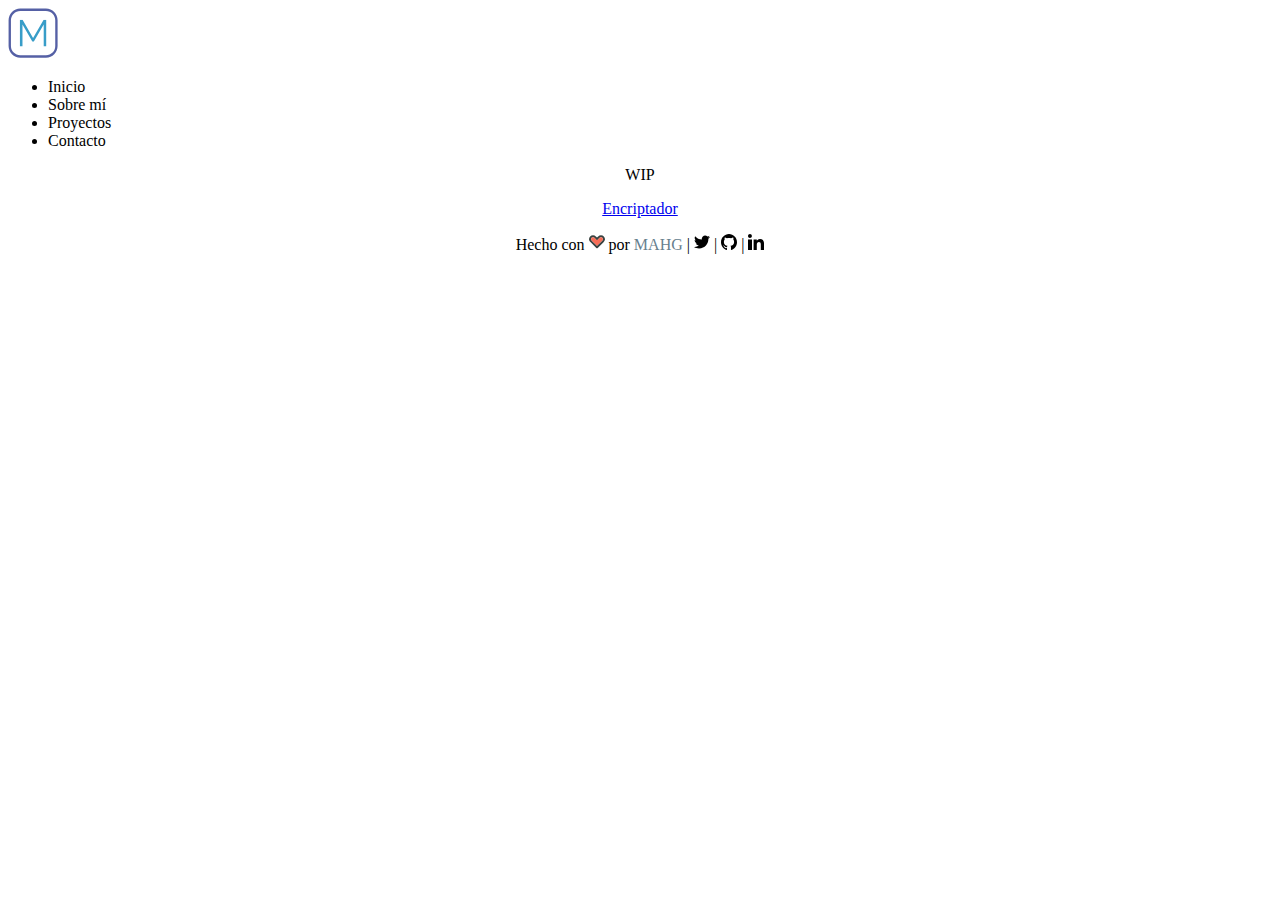
<file: index.html>
<!DOCTYPE html>
<html lang="en">
<head>
    <meta charset="UTF-8">
    <meta http-equiv="X-UA-Compatible" content="IE=edge">
    <meta name="viewport" content="width=device-width, initial-scale=1.0">
    <link rel="icon" href="./img/favicon-32x32.png">
    <title>MAHG</title>
</head>
<body>
    <header>
        <img src="./img/mahg_logo.svg" alt="MAHG" width="50px">
        <ul>
            <li>Inicio</li>
            <li>Sobre mí</li>
            <li>Proyectos</li>
            <li>Contacto</li>
        </ul>
    </header>
    <center>WIP
        <p><a href="./encrypter.html">Encriptador</a></p>
    </center>
</body>
<footer>
    <center>
        <p>Hecho con <img src="./img/heart.svg" alt="Corazón rojo" width="16px"> por <a href="./index.html" style="text-decoration: none; color: #67808E;">MAHG</a> | <a href="https://twitter.com/mahg0899"><img src="./img/twitter.svg" alt="Twitter Logo" width="16px"></a> | <a href="https://github.com/mahg0899"><img src="./img/github.svg" alt="GitHub Logo" width="16px"></a> | <a href="https://www.linkedin.com/in/mahg0899/"><img src="./img/linkedin.svg" alt="LinkedIn" width="16px"></a></p>
    </center>
</footer>
</html>
</file>
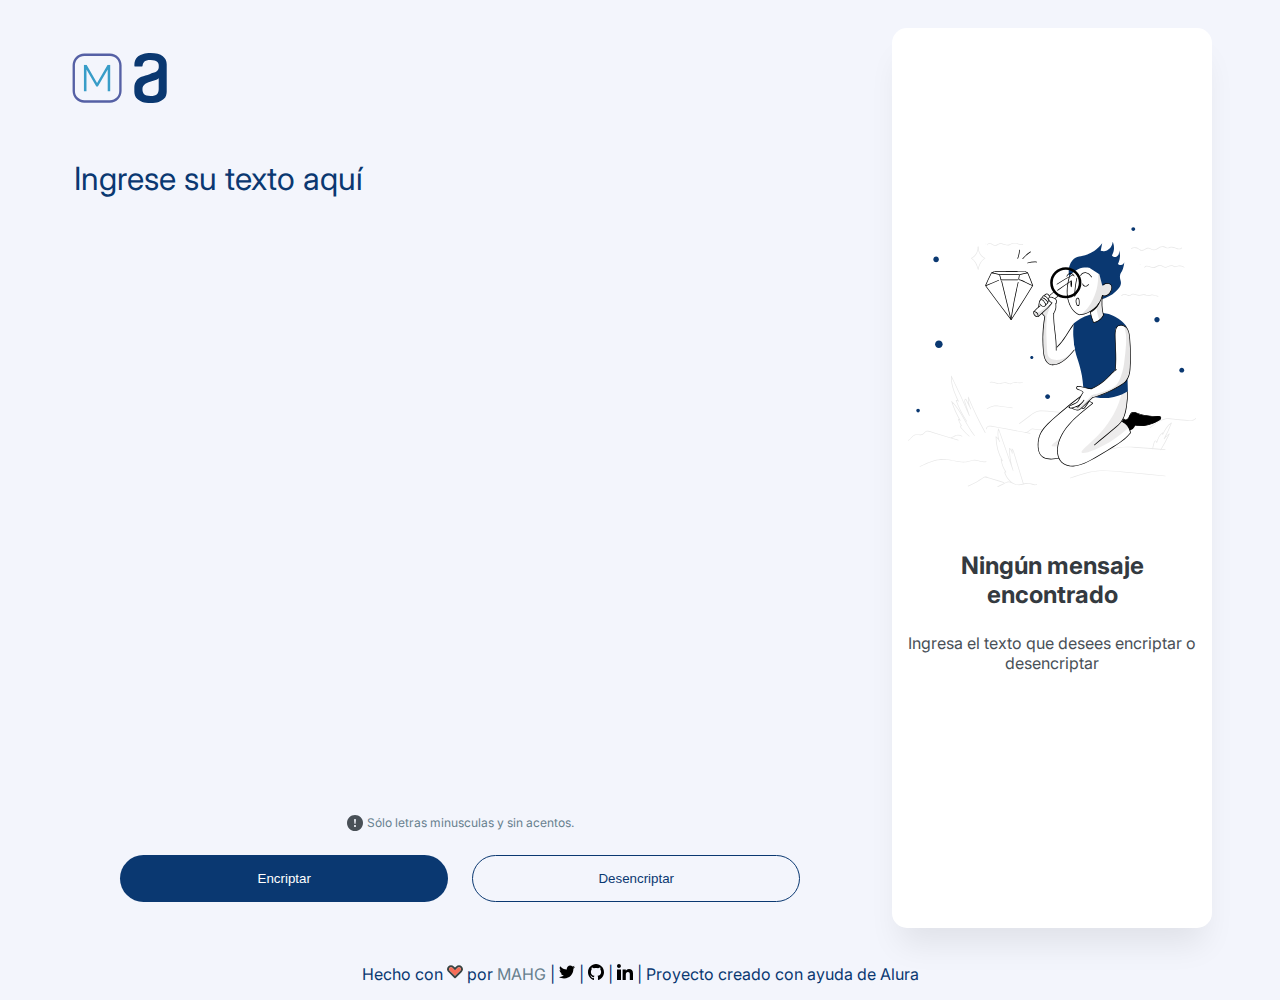
<file: encrypter.html>
<!DOCTYPE html>
<html lang="es">

<head>
    <meta charset="UTF-8">
    <meta http-equiv="X-UA-Compatible" content="IE=edge">
    <meta name="viewport" content="width=device-width, initial-scale=1.0">
    <link rel="stylesheet" href="./styleEncrypter.css">
    <link rel="icon" href="./img/favicon-32x32.png">
    <link rel="preconnect" href="https://fonts.googleapis.com">
    <link rel="preconnect" href="https://fonts.gstatic.com" crossorigin>
    <link href="https://fonts.googleapis.com/css2?family=Inter&display=swap" rel="stylesheet">
    <title>Encriptador | MAHG</title>
</head>

<body>
    <div class="container-main">
        <div class="container-left">
            <div class="container-input">
                <div class="container-logo">
                    <a href="./index.html"><img src="img/mahg_logo.svg" alt="MAHG" height="50" width="50"></a>
                    <a href="https://www.aluracursos.com/"><img src="./img/alura_logo.svg" alt="Logo de Alura"
                            height="50" width="50"></a>
                </div>
                <textarea name="texto" id="texto" cols="30" rows="10" class="input-text"
                    placeholder="Ingrese su texto aquí"></textarea>
            </div>
            <div class="container-button">
                <div class="alert">
                    <img src="./img/alert.svg" alt="Símbolo de alerta color gris">
                    <span>Sólo letras minusculas y sin acentos.</span>
                </div>
                <div class="buttons">
                    <button class="butt button-encrypt" id="submit">Encriptar</button>
                    <button class="butt button-decrypt" id="decrypt">Desencriptar</button>
                </div>
            </div>
        </div>
        <div class="container-right" id="container-right">
            <div class="container-right_result" id="container-right_result">
                <img src="./img/muneco.svg" alt="Persona con lupa indicando la búsqueda de algo.">
                <div class="message">
                    <h3>Ningún mensaje encontrado</h3>
                    <p>Ingresa el texto que desees encriptar o desencriptar</p>
                </div>
            </div>
            <div class="result view" id="result">
                <p id="parag"></p>
                <button class=" butt button-decrypt butt-copy" id="clipboard">Copiar</button>
            </div>
        </div>
    </div>
    <footer>
        <center>
            <p>Hecho con <img src="./img/heart.svg" alt="Corazón rojo" width="16px"> por <a href="./index.html"
                    style="text-decoration: none; color: #67808E;">MAHG</a> | <a
                    href="https://twitter.com/mahg0899"><img src="./img/twitter.svg" alt="Twitter Logo"
                        width="16px"></a> | <a href="https://github.com/mahg0899"><img src="./img/github.svg"
                        alt="GitHub Logo" width="16px"></a> | <a href="https://www.linkedin.com/in/mahg0899/"><img
                        src="./img/linkedin.svg" alt="LinkedIn" width="16px"></a> | Proyecto creado con ayuda de Alura
            </p>
        </center>
    </footer>
    <script src="./js/scriptEncrypter.js"></script>
</body>

</html>
</file>
<file: styleEncrypter.css>
* 
*:after,
*:before {
    box-sizing: border-box;
    margin: 0;
    padding: 0;
}

body {
    background: #F3F5FC;
    color: #0A3871;
    font-family: 'Inter';
    overflow-x: hidden;
}

.container-main {
    width: 100%;
    height: 100%;
    display: flex;
    flex-direction: column;
    justify-content: space-between;
    align-items: center;
}

.container-left {
    display: flex;
    flex-direction: column;
    align-items: center;
    width: 100%;
}

.container-input {
    display: flex;
    flex-direction: column;
    margin-top: 10px;
    width: 90%;
    height: 60%px;
}

.container-input img {
    width: 50px;
    height: 50px;
}

.input-text {
    width: 90%;
    font-size: 2rem;
    border: none;
    background-color: transparent;
    color: #0a3871;
    margin-top: 50px;
    font-family: Inter;
    resize: none;
}

.input-text:focus {
    outline: none;
}

.input-text::placeholder {
    color: #0a3871;
}

.container-button {
    width: 90%;
    display: flex;
    flex-direction: column;
    align-items: center;
}

.container-button img {
    margin-top: 7px;
    width: 16px;
}

.alert {
    margin-bottom: 20px;
}

.alert span {
    color: #67808E;
    font-size: 0.75rem;
    vertical-align: text-top;
}

.buttons {
    width: 90%;
    display: flex;
    flex-direction: column;
}

.butt {
    margin: 10px 0;
    padding: 15px 20px;
    border-radius: 24px;
    border: none;
    cursor: pointer;
    z-index: 99;
}

.button-encrypt {
    background-color: #0A3871;
    color: #fff;
}

.button-decrypt {
    border: 1px solid #0A3871;
    color: #0A3871;
    background-color: transparent;
}

.container-right {
    display: flex;
    flex-direction: column;
    align-items: center;
    width: 100%;
}

.container-right img {
    display: none;
}

.message {
    padding: 20px;
    width: 90%;
    margin: 20px 0;
    text-align: center;
    border: 1px solid #fff;
    background-color: #ffffff;
    box-shadow: 0px 24px 32px -8px rgba(0, 0, 0, 0.08);
    border-radius: 32px;
}

.message h3 {
    font-size: 1.5rem;
    font-weight: bold;
    color: #343A40;
}

.message p {
    font-size: 1rem;
    color: #495057;
}

.container-right_result {
    display: flex;
    justify-content: center;
}

.result {
    display: flex;
    flex-direction: column;
    align-items: center;
    width: 90%;
    background: #ffffff;
    margin: 20px;
    padding: 30px;
    border-radius: 10px;
    box-shadow: 0px 24px 32px -8px rgba(0, 0, 0, 0.08);
}

.result p {
    text-align: center;
    padding-bottom: 15px;
    word-break: break-all;
    font-size: 1.5rem;
    color: #495057;
}

.view {
    display: none;
}

@media (min-width: 500px) {
    .container-button {}

    .buttons {
        width: 100%;
        flex-direction: row;
        justify-content: space-between;
    }

    .butt {
        width: 90%;
        margin: 0 5px;
    }

    .container-right_result {
        width: 100%;
        min-width: 250px;
    }
}

@media (min-width: 768px) {
    .container-main {
        padding: 20px;
        flex-direction: row;
        height: 100vh;
        justify-content: space-around;
    }

    .container-left {
        justify-content: space-between;
        height: 100vh;
        margin-left: 0.03em;
    }

    .container-input {
        margin-top: 25px;
    }

    .container-input img {
        height: 50px;
    }

    .butt {
        max-width: 328px;

    }

    .container-right {
        min-width: 320px;
        flex-shrink: 3;
        height: 100%;
        justify-content: center;
        background-color: #fff;
        border-radius: 15px;
        box-shadow: 0px 24px 32px -8px rgba(0, 0, 0, 0.08);
        margin-right: 5em;
    }

    .container-right img {
        display: block;
    }

    .container-button {
        margin-bottom: 3%;
    }

    .message {
        background: none;
        border: none;
        margin: 20px;
        box-shadow: none;
    }

    .container-right_result {
        flex-direction: column;
        align-items: center;
    }

    .container-right_result img {
        width: 90%;
    }

    .result {
        display: flex;
        flex-direction: column;
        align-items: center;
        justify-content: space-between;
        height: 100%;
        box-shadow: none;
        padding: 0;
        padding-top: 20px;
        padding: 20px 10px 0 10px;
    }

    .view {
        display: none;
    }
}

@media (min-width: 1200px) {
    .buttons {
        justify-content: center;
        gap: 14px;
    }
}
</file>
